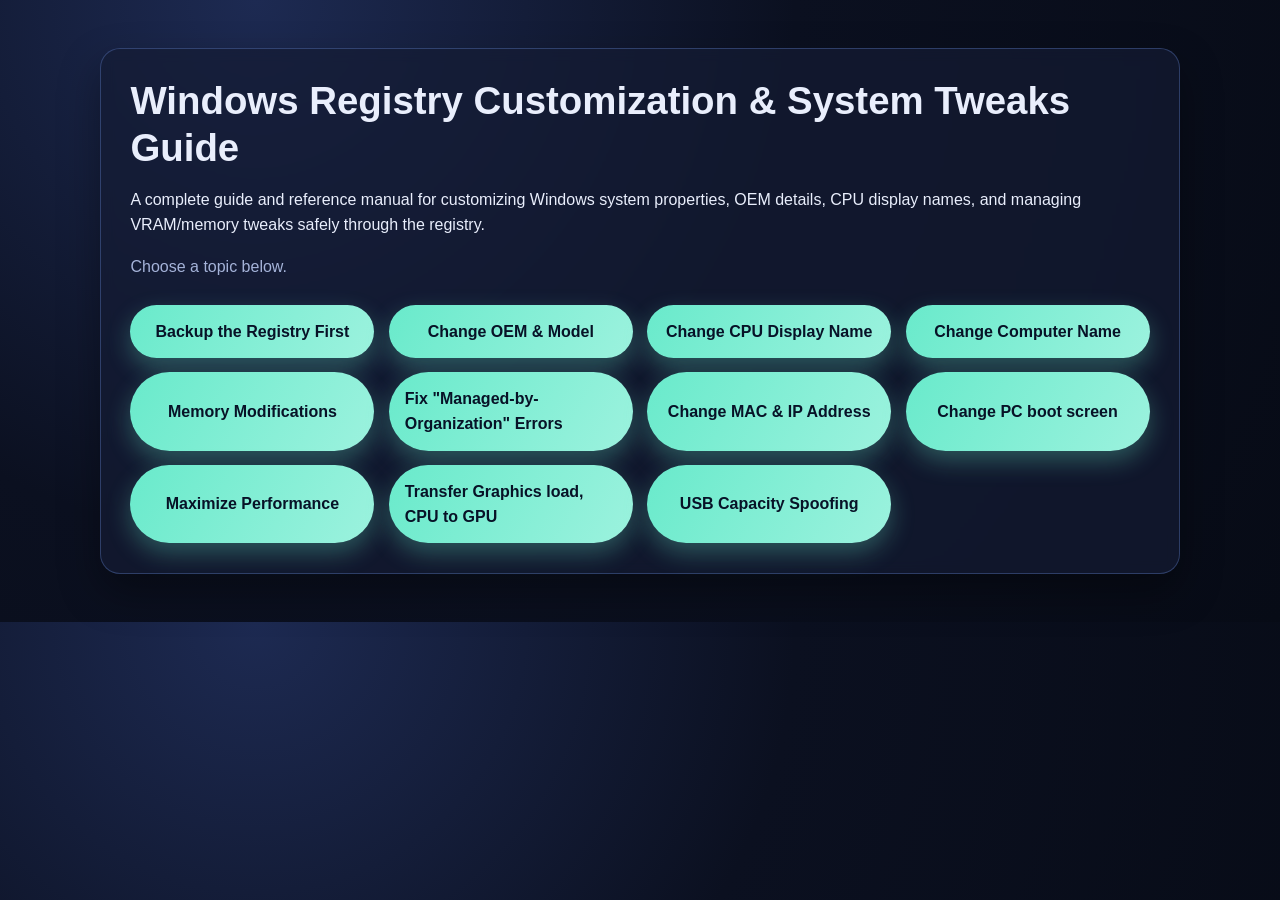
<file: index.html>
<!doctype html>
<html lang="en">
<head>
  <meta charset="UTF-8" />
  <meta name="viewport" content="width=device-width, initial-scale=1.0" />
  <title>Spex Change | Registry Customization Guide</title>
  <link rel="stylesheet" href="./styles.css" />
</head>
<body>
  <main>
    <section class="hero">
      <h1>Windows Registry Customization & System Tweaks Guide</h1>
      <p>
        A complete guide and reference manual for customizing Windows system properties,
        OEM details, CPU display names, and managing VRAM/memory tweaks safely through the registry.
      </p>
      <p class="small">Choose a topic below.</p>

      <nav class="button-grid" aria-label="Topic navigation">
        <a href="./backup-registry/">Backup the Registry First</a>
        <a href="./oem-info/">Change OEM & Model</a>
        <a href="./cpu-display-name/">Change CPU Display Name</a>
        <a href="./computer-name/">Change Computer Name</a>
        <a href="./ram-memory/">Memory Modifications</a>
        <a href="./org-settings-fix/">Fix "Managed-by-Organization" Errors</a>
        <a href="./network-identity/">Change MAC & IP Address</a>
        <a href="./boot-screen/">Change PC boot screen</a>
        <a href="./hardware-performance/">Maximize Performance</a>
        <a href="./CPU-to-dGPU/">Transfer Graphics load, CPU to GPU</a>
        <a href="./spoof-usb/">USB Capacity Spoofing</a>
      </nav>

    </section>
  </main>
</body>
</html>
</file>
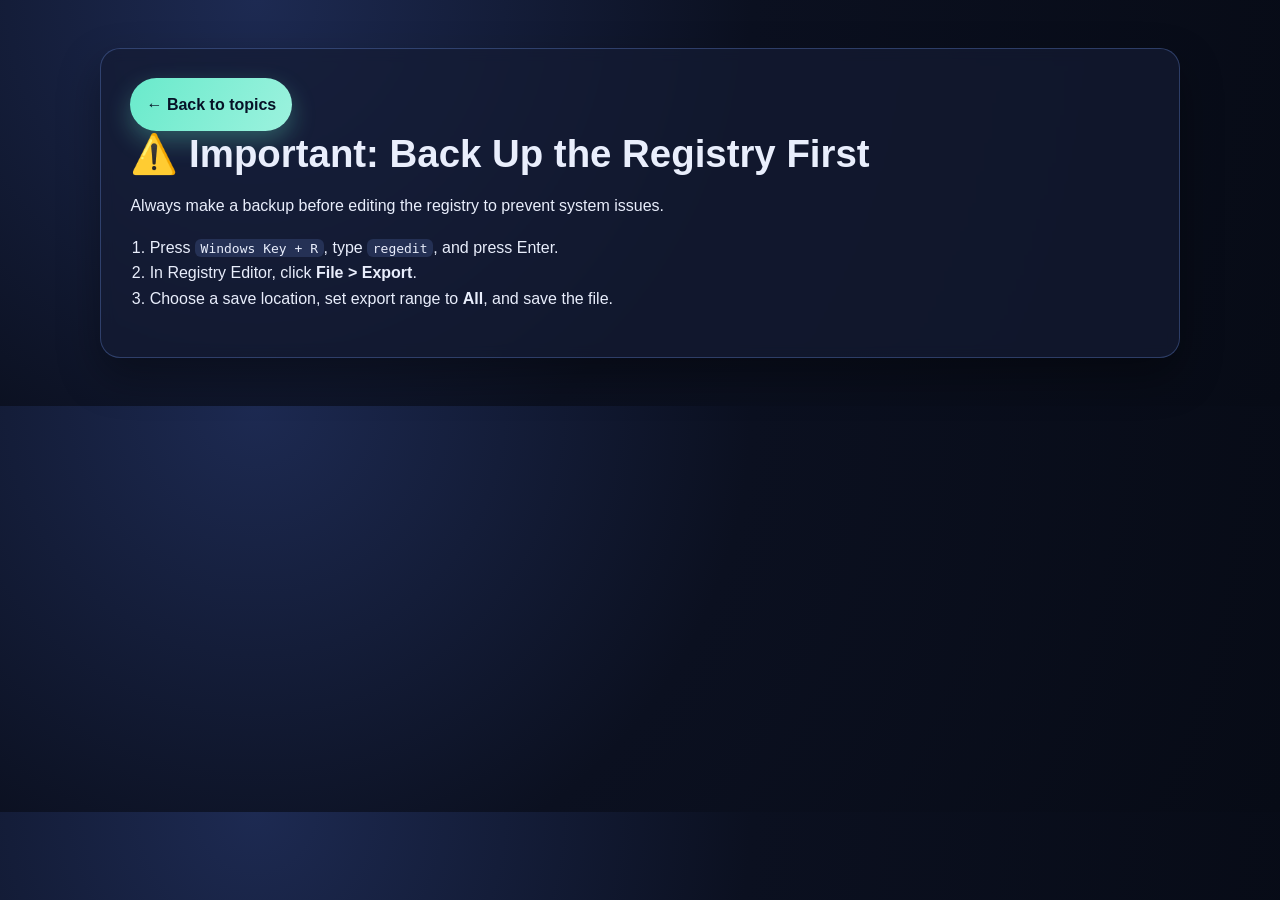
<file: backup-registry/index.html>
<!doctype html>
<html lang="en">
<head>
  <meta charset="UTF-8" />
  <meta name="viewport" content="width=device-width, initial-scale=1.0" />
  <title>Backup Registry First</title>
  <link rel="stylesheet" href="../styles.css" />
</head>
<body>
  <main>
    <section class="content">
      <a class="back" href="../">← Back to topics</a>
      <h1>⚠️ Important: Back Up the Registry First</h1>
      <p>Always make a backup before editing the registry to prevent system issues.</p>
      <ol>
        <li>Press <code>Windows Key + R</code>, type <code>regedit</code>, and press Enter.</li>
        <li>In Registry Editor, click <strong>File &gt; Export</strong>.</li>
        <li>Choose a save location, set export range to <strong>All</strong>, and save the file.</li>
      </ol>
    </section>
  </main>
</body>
</html>
</file>
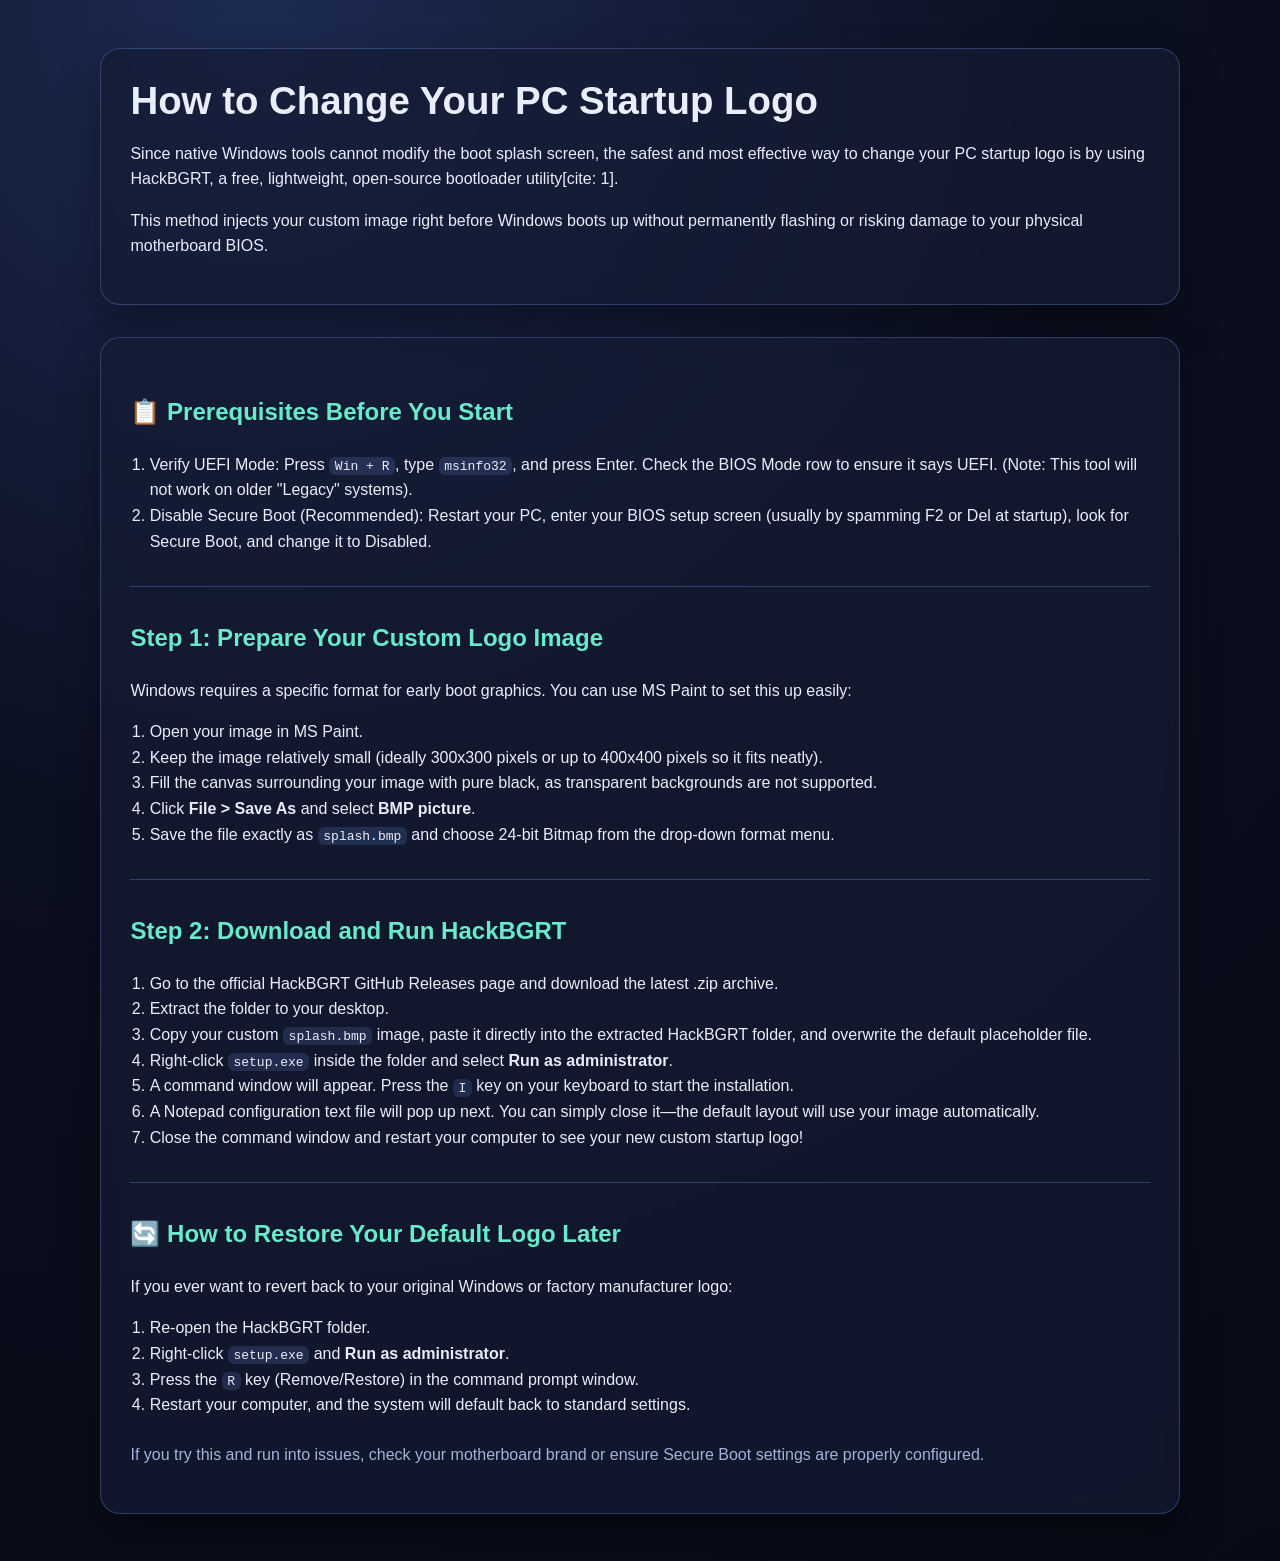
<file: boot-screen/index.html>
<!DOCTYPE html>
<html lang="en">
<head>
  <meta charset="UTF-8">
  <meta name="viewport" content="width=device-width, initial-scale=1.0">
  <title>Change Your PC Startup Logo</title>
  <style>
    :root {
      --bg: #0b1020;
      --bg-soft: #131c35;
      --card: rgba(20, 28, 52, 0.7);
      --text: #e9eefc;
      --muted: #a5b3d9;
      --accent: #69eacb;
      --accent-2: #7aa2ff;
      --border: rgba(122, 162, 255, 0.28);
    }

    * { box-sizing: border-box; }

    body {
      margin: 0;
      font-family: "Inter", "Segoe UI", Roboto, sans-serif;
      background: radial-gradient(circle at 20% 0%, #1d2a52 0%, var(--bg) 45%, #070b16 100%);
      color: var(--text);
      line-height: 1.6;
    }

    main {
      width: min(1080px, 92vw);
      margin: 3rem auto;
    }

    .hero, .content {
      background: var(--card);
      border: 1px solid var(--border);
      border-radius: 20px;
      padding: clamp(1.5rem, 2.3vw, 2.5rem);
      backdrop-filter: blur(7px);
      box-shadow: 0 18px 40px rgba(0, 0, 0, 0.35);
    }

    h1 {
      margin: 0 0 0.8rem;
      line-height: 1.2;
      font-size: clamp(1.8rem, 3vw, 2.6rem);
    }

    h2 {
      margin-top: 1.6rem;
      color: var(--accent);
    }

    h3 {
      color: var(--accent-2);
    }

    p, li { color: var(--text); }
    .small { color: var(--muted); }

    .button-grid {
      margin-top: 1.6rem;
      display: grid;
      grid-template-columns: repeat(auto-fit, minmax(200px, 1fr));
      gap: 0.9rem;
    }

    .button-grid a,
    .back {
      display: inline-flex;
      align-items: center;
      justify-content: center;
      text-decoration: none;
      color: #071227;
      font-weight: 700;
      background: linear-gradient(120deg, var(--accent), #9cf2de);
      padding: 0.85rem 1rem;
      border-radius: 999px;
      transition: transform .2s ease, box-shadow .2s ease;
      box-shadow: 0 10px 24px rgba(105, 234, 203, 0.3);
    }

    .button-grid a:hover,
    .back:hover {
      transform: translateY(-2px);
      box-shadow: 0 14px 26px rgba(105, 234, 203, 0.42);
    }

    code {
      background: rgba(122, 162, 255, 0.16);
      padding: 0.1rem 0.35rem;
      border-radius: 6px;
    }

    pre {
      background: rgba(6, 12, 28, 0.75);
      border: 1px solid rgba(122, 162, 255, 0.25);
      border-radius: 12px;
      padding: 0.8rem;
      overflow-x: auto;
    }

    ul, ol { padding-left: 1.2rem; }
  </style>
</head>
<body>
  <main>
    <section class="hero">
      <h1>How to Change Your PC Startup Logo</h1>
      <p>Since native Windows tools cannot modify the boot splash screen, the safest and most effective way to change your PC startup logo is by using HackBGRT, a free, lightweight, open-source bootloader utility[cite: 1].</p>
      <p>This method injects your custom image right before Windows boots up without permanently flashing or risking damage to your physical motherboard BIOS.</p>
    </section>

    <section class="content" style="margin-top: 2rem;">
      <h2>📋 Prerequisites Before You Start</h2>
      <ol>
        <li>Verify UEFI Mode: Press <code>Win + R</code>, type <code>msinfo32</code>, and press Enter. Check the BIOS Mode row to ensure it says UEFI. (Note: This tool will not work on older "Legacy" systems).</li>
        <li>Disable Secure Boot (Recommended): Restart your PC, enter your BIOS setup screen (usually by spamming F2 or Del at startup), look for Secure Boot, and change it to Disabled.</li>
      </ol>

      <hr style="border: 0; border-top: 1px solid var(--border); margin: 2rem 0;">

      <h2>Step 1: Prepare Your Custom Logo Image</h2>
      <p>Windows requires a specific format for early boot graphics. You can use MS Paint to set this up easily:</p>
      <ol>
        <li>Open your image in MS Paint.</li>
        <li>Keep the image relatively small (ideally 300x300 pixels or up to 400x400 pixels so it fits neatly).</li>
        <li>Fill the canvas surrounding your image with pure black, as transparent backgrounds are not supported.</li>
        <li>Click <strong>File > Save As</strong> and select <strong>BMP picture</strong>.</li>
        <li>Save the file exactly as <code>splash.bmp</code> and choose 24-bit Bitmap from the drop-down format menu.</li>
      </ol>

      <hr style="border: 0; border-top: 1px solid var(--border); margin: 2rem 0;">

      <h2>Step 2: Download and Run HackBGRT</h2>
      <ol>
        <li>Go to the official HackBGRT GitHub Releases page and download the latest .zip archive.</li>
        <li>Extract the folder to your desktop.</li>
        <li>Copy your custom <code>splash.bmp</code> image, paste it directly into the extracted HackBGRT folder, and overwrite the default placeholder file.</li>
        <li>Right-click <code>setup.exe</code> inside the folder and select <strong>Run as administrator</strong>.</li>
        <li>A command window will appear. Press the <code>I</code> key on your keyboard to start the installation.</li>
        <li>A Notepad configuration text file will pop up next. You can simply close it—the default layout will use your image automatically.</li>
        <li>Close the command window and restart your computer to see your new custom startup logo!</li>
      </ol>

      <hr style="border: 0; border-top: 1px solid var(--border); margin: 2rem 0;">

      <h2>🔄 How to Restore Your Default Logo Later</h2>
      <p>If you ever want to revert back to your original Windows or factory manufacturer logo:</p>
      <ol>
        <li>Re-open the HackBGRT folder.</li>
        <li>Right-click <code>setup.exe</code> and <strong>Run as administrator</strong>.</li>
        <li>Press the <code>R</code> key (Remove/Restore) in the command prompt window.</li>
        <li>Restart your computer, and the system will default back to standard settings.</li>
      </ol>

      <p class="small" style="margin-top: 1.5rem;">If you try this and run into issues, check your motherboard brand or ensure Secure Boot settings are properly configured.</p>
    </section>
  </main>
</body>
</html>
</file>
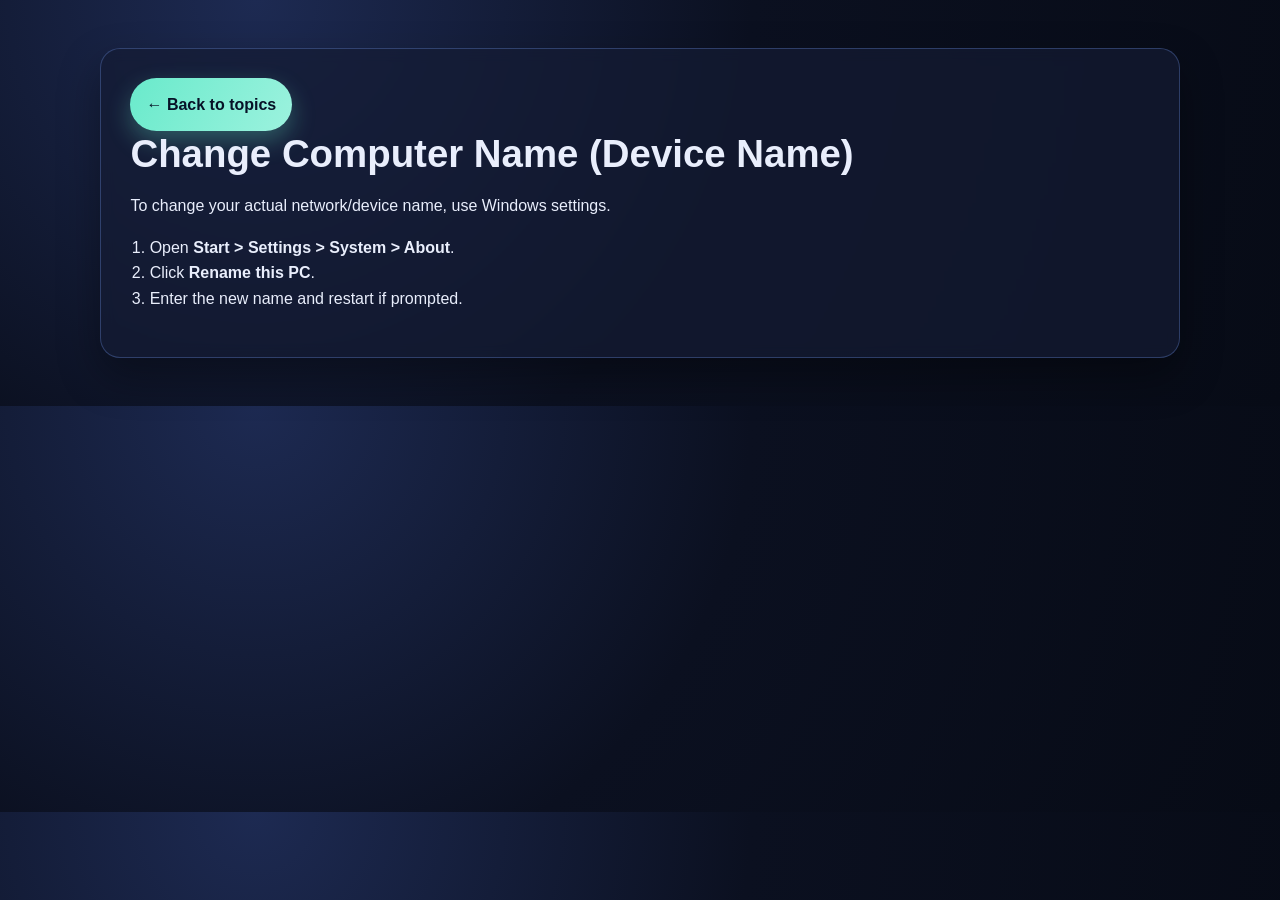
<file: computer-name/index.html>
<!doctype html>
<html lang="en">
<head>
  <meta charset="UTF-8" />
  <meta name="viewport" content="width=device-width, initial-scale=1.0" />
  <title>Change Computer Name</title>
  <link rel="stylesheet" href="../styles.css" />
</head>
<body>
  <main>
    <section class="content">
      <a class="back" href="../">← Back to topics</a>
      <h1>Change Computer Name (Device Name)</h1>
      <p>To change your actual network/device name, use Windows settings.</p>
      <ol>
        <li>Open <strong>Start &gt; Settings &gt; System &gt; About</strong>.</li>
        <li>Click <strong>Rename this PC</strong>.</li>
        <li>Enter the new name and restart if prompted.</li>
      </ol>
    </section>
  </main>
</body>
</html>
</file>
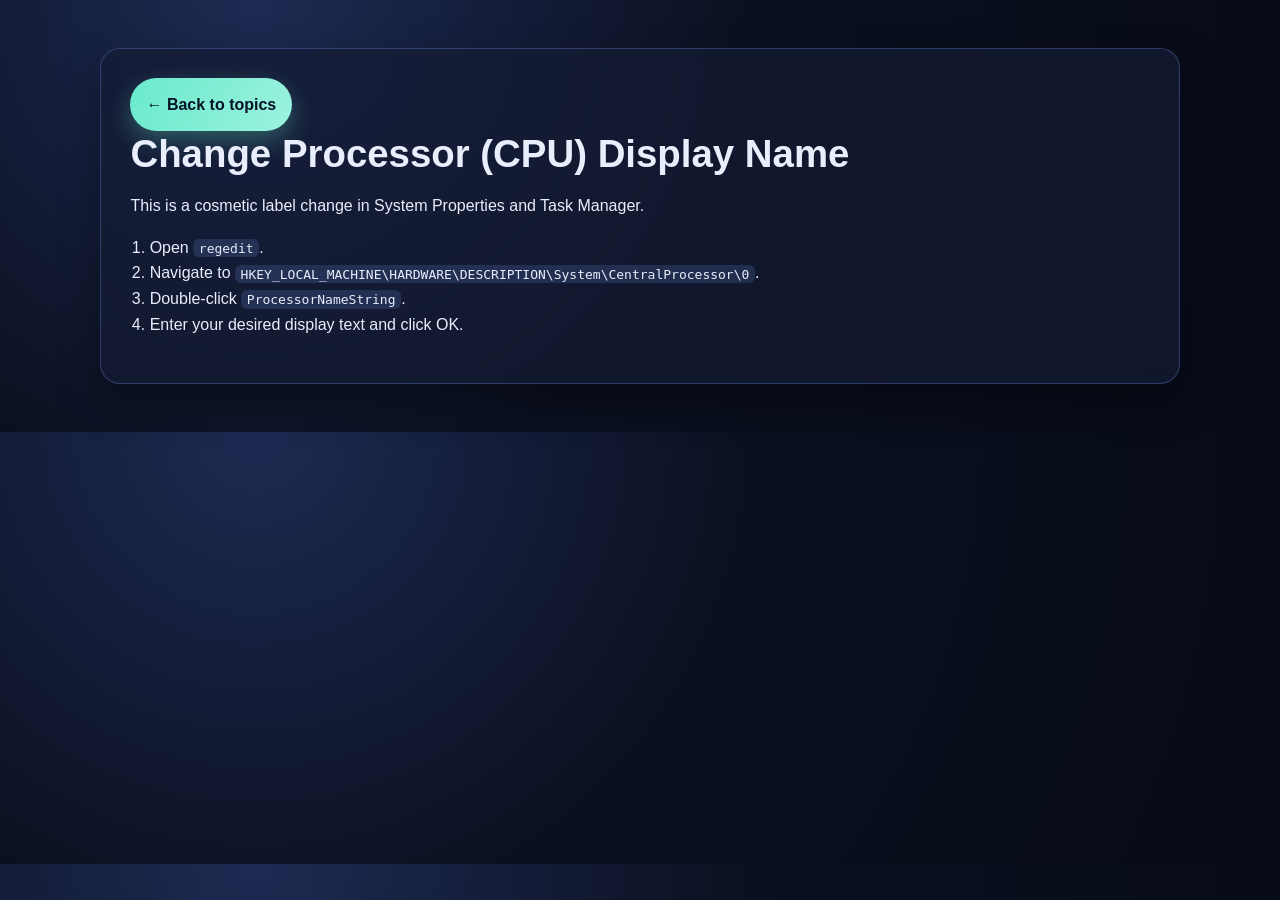
<file: cpu-display-name/index.html>
<!doctype html>
<html lang="en">
<head>
  <meta charset="UTF-8" />
  <meta name="viewport" content="width=device-width, initial-scale=1.0" />
  <title>Change CPU Display Name</title>
  <link rel="stylesheet" href="../styles.css" />
</head>
<body>
  <main>
    <section class="content">
      <a class="back" href="../">← Back to topics</a>
      <h1>Change Processor (CPU) Display Name</h1>
      <p>This is a cosmetic label change in System Properties and Task Manager.</p>
      <ol>
        <li>Open <code>regedit</code>.</li>
        <li>Navigate to <code>HKEY_LOCAL_MACHINE\HARDWARE\DESCRIPTION\System\CentralProcessor\0</code>.</li>
        <li>Double-click <code>ProcessorNameString</code>.</li>
        <li>Enter your desired display text and click OK.</li>
      </ol>
    </section>
  </main>
</body>
</html>
</file>
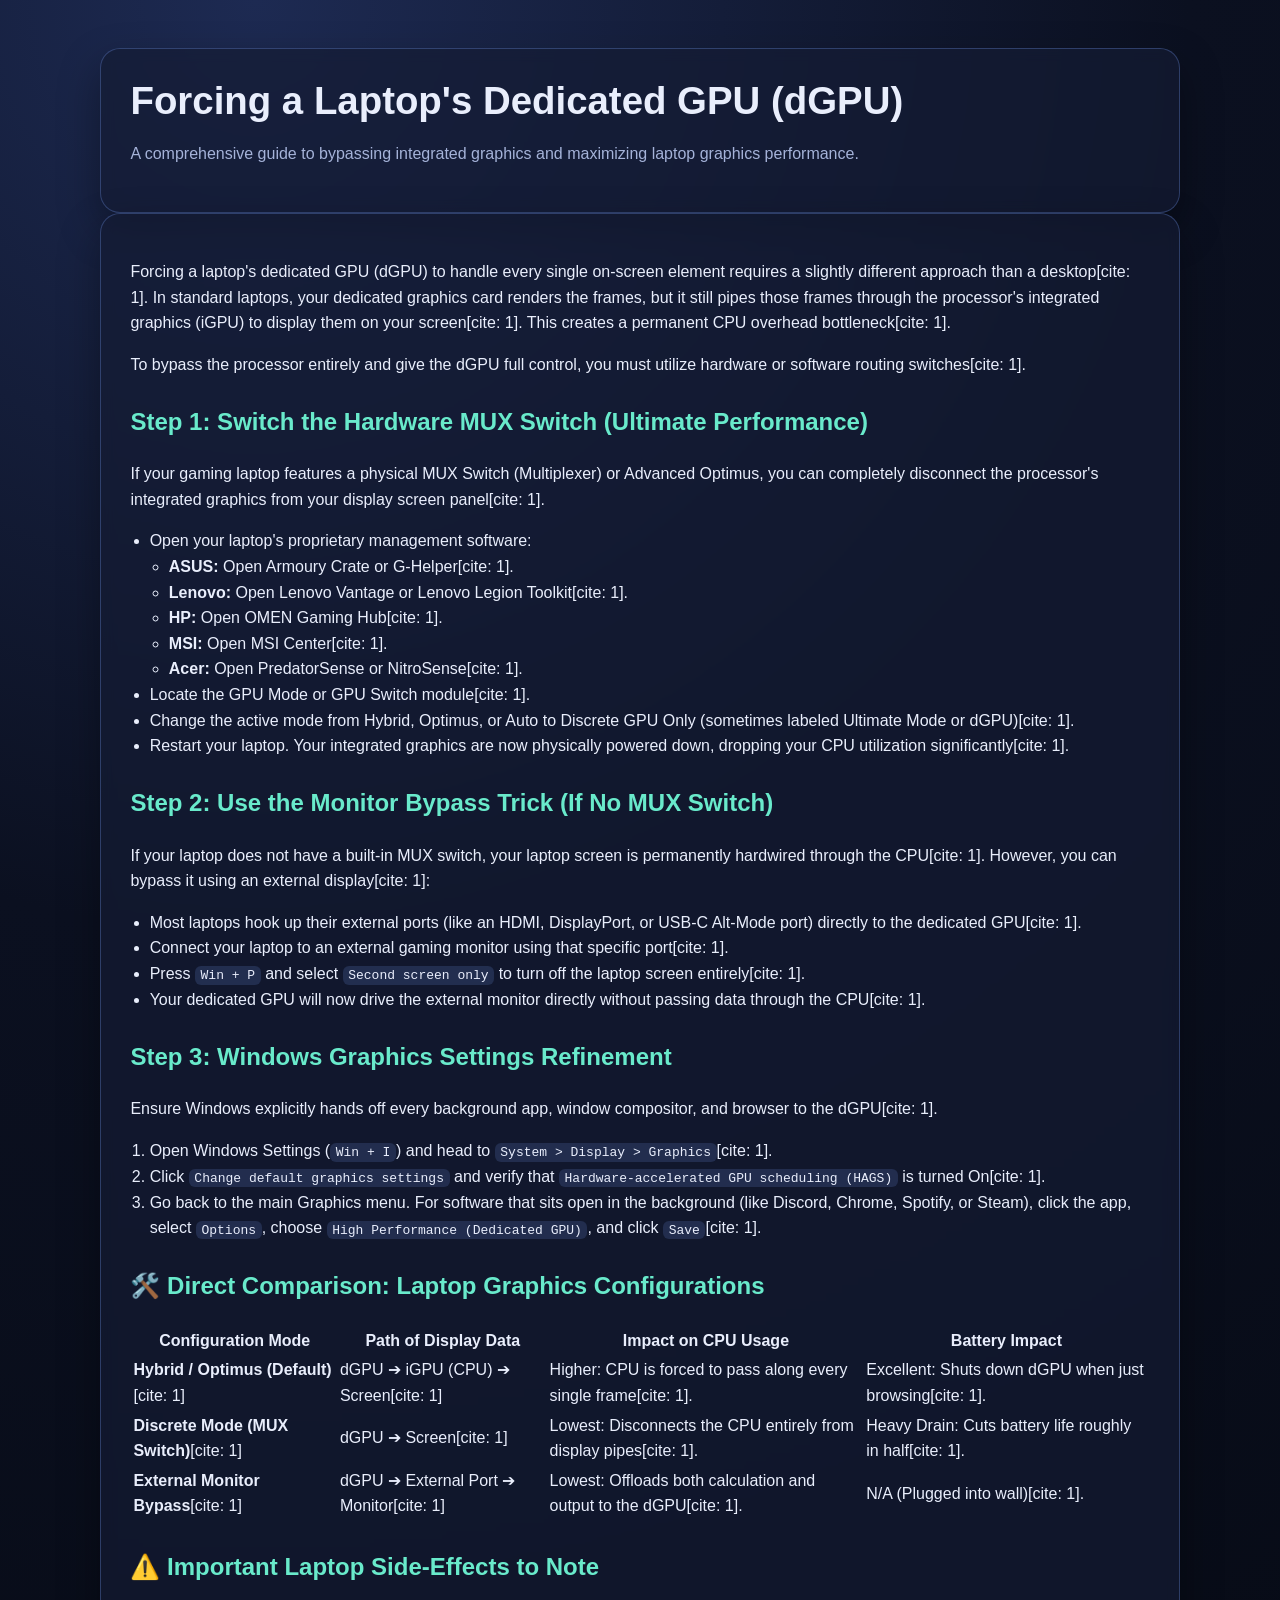
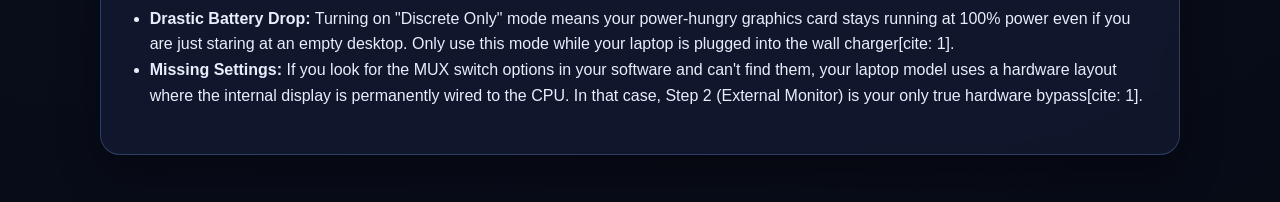
<file: CPU-to-dGPU/index.html>
<!DOCTYPE html>
<html lang="en">
<head>
  <meta charset="UTF-8">
  <meta name="viewport" content="width=device-width, initial-scale=1.0">
  <title>Forcing a Laptop's Dedicated GPU (dGPU)</title>
  <link rel="stylesheet" href="../styles.css">
</head>
<body>
  <main>
    <section class="hero">
      <h1>Forcing a Laptop's Dedicated GPU (dGPU)</h1>
      <p class="small">A comprehensive guide to bypassing integrated graphics and maximizing laptop graphics performance.</p>
    </section>

    <section class="content">
      <p>Forcing a laptop's dedicated GPU (dGPU) to handle every single on-screen element requires a slightly different approach than a desktop[cite: 1]. In standard laptops, your dedicated graphics card renders the frames, but it still pipes those frames through the processor's integrated graphics (iGPU) to display them on your screen[cite: 1]. This creates a permanent CPU overhead bottleneck[cite: 1].</p>
      <p>To bypass the processor entirely and give the dGPU full control, you must utilize hardware or software routing switches[cite: 1].</p>

      <h2>Step 1: Switch the Hardware MUX Switch (Ultimate Performance)</h2>
      <p>If your gaming laptop features a physical MUX Switch (Multiplexer) or Advanced Optimus, you can completely disconnect the processor's integrated graphics from your display screen panel[cite: 1].</p>
      <ul>
        <li>Open your laptop's proprietary management software:
          <ul>
            <li><strong>ASUS:</strong> Open Armoury Crate or G-Helper[cite: 1].</li>
            <li><strong>Lenovo:</strong> Open Lenovo Vantage or Lenovo Legion Toolkit[cite: 1].</li>
            <li><strong>HP:</strong> Open OMEN Gaming Hub[cite: 1].</li>
            <li><strong>MSI:</strong> Open MSI Center[cite: 1].</li>
            <li><strong>Acer:</strong> Open PredatorSense or NitroSense[cite: 1].</li>
          </ul>
        </li>
        <li>Locate the GPU Mode or GPU Switch module[cite: 1].</li>
        <li>Change the active mode from Hybrid, Optimus, or Auto to Discrete GPU Only (sometimes labeled Ultimate Mode or dGPU)[cite: 1].</li>
        <li>Restart your laptop. Your integrated graphics are now physically powered down, dropping your CPU utilization significantly[cite: 1].</li>
      </ul>

      <h2>Step 2: Use the Monitor Bypass Trick (If No MUX Switch)</h2>
      <p>If your laptop does not have a built-in MUX switch, your laptop screen is permanently hardwired through the CPU[cite: 1]. However, you can bypass it using an external display[cite: 1]:</p>
      <ul>
        <li>Most laptops hook up their external ports (like an HDMI, DisplayPort, or USB-C Alt-Mode port) directly to the dedicated GPU[cite: 1].</li>
        <li>Connect your laptop to an external gaming monitor using that specific port[cite: 1].</li>
        <li>Press <code>Win + P</code> and select <code>Second screen only</code> to turn off the laptop screen entirely[cite: 1].</li>
        <li>Your dedicated GPU will now drive the external monitor directly without passing data through the CPU[cite: 1].</li>
      </ul>

      <h2>Step 3: Windows Graphics Settings Refinement</h2>
      <p>Ensure Windows explicitly hands off every background app, window compositor, and browser to the dGPU[cite: 1].</p>
      <ol>
        <li>Open Windows Settings (<code>Win + I</code>) and head to <code>System > Display > Graphics</code>[cite: 1].</li>
        <li>Click <code>Change default graphics settings</code> and verify that <code>Hardware-accelerated GPU scheduling (HAGS)</code> is turned On[cite: 1].</li>
        <li>Go back to the main Graphics menu. For software that sits open in the background (like Discord, Chrome, Spotify, or Steam), click the app, select <code>Options</code>, choose <code>High Performance (Dedicated GPU)</code>, and click <code>Save</code>[cite: 1].</li>
      </ol>

      <h2>🛠️ Direct Comparison: Laptop Graphics Configurations</h2>
      <table>
        <thead>
          <tr>
            <th>Configuration Mode</th>
            <th>Path of Display Data</th>
            <th>Impact on CPU Usage</th>
            <th>Battery Impact</th>
          </tr>
        </thead>
        <tbody>
          <tr>
            <td><strong>Hybrid / Optimus (Default)</strong>[cite: 1]</td>
            <td>dGPU ➔ iGPU (CPU) ➔ Screen[cite: 1]</td>
            <td>Higher: CPU is forced to pass along every single frame[cite: 1].</td>
            <td>Excellent: Shuts down dGPU when just browsing[cite: 1].</td>
          </tr>
          <tr>
            <td><strong>Discrete Mode (MUX Switch)</strong>[cite: 1]</td>
            <td>dGPU ➔ Screen[cite: 1]</td>
            <td>Lowest: Disconnects the CPU entirely from display pipes[cite: 1].</td>
            <td>Heavy Drain: Cuts battery life roughly in half[cite: 1].</td>
          </tr>
          <tr>
            <td><strong>External Monitor Bypass</strong>[cite: 1]</td>
            <td>dGPU ➔ External Port ➔ Monitor[cite: 1]</td>
            <td>Lowest: Offloads both calculation and output to the dGPU[cite: 1].</td>
            <td>N/A (Plugged into wall)[cite: 1].</td>
          </tr>
        </tbody>
      </table>

      <h2>⚠️ Important Laptop Side-Effects to Note</h2>
      <ul>
        <li><strong>Drastic Battery Drop:</strong> Turning on "Discrete Only" mode means your power-hungry graphics card stays running at 100% power even if you are just staring at an empty desktop. Only use this mode while your laptop is plugged into the wall charger[cite: 1].</li>
        <li><strong>Missing Settings:</strong> If you look for the MUX switch options in your software and can't find them, your laptop model uses a hardware layout where the internal display is permanently wired to the CPU. In that case, Step 2 (External Monitor) is your only true hardware bypass[cite: 1].</li>
      </ul>
    </section>
  </main>
</body>
</html>
</file>
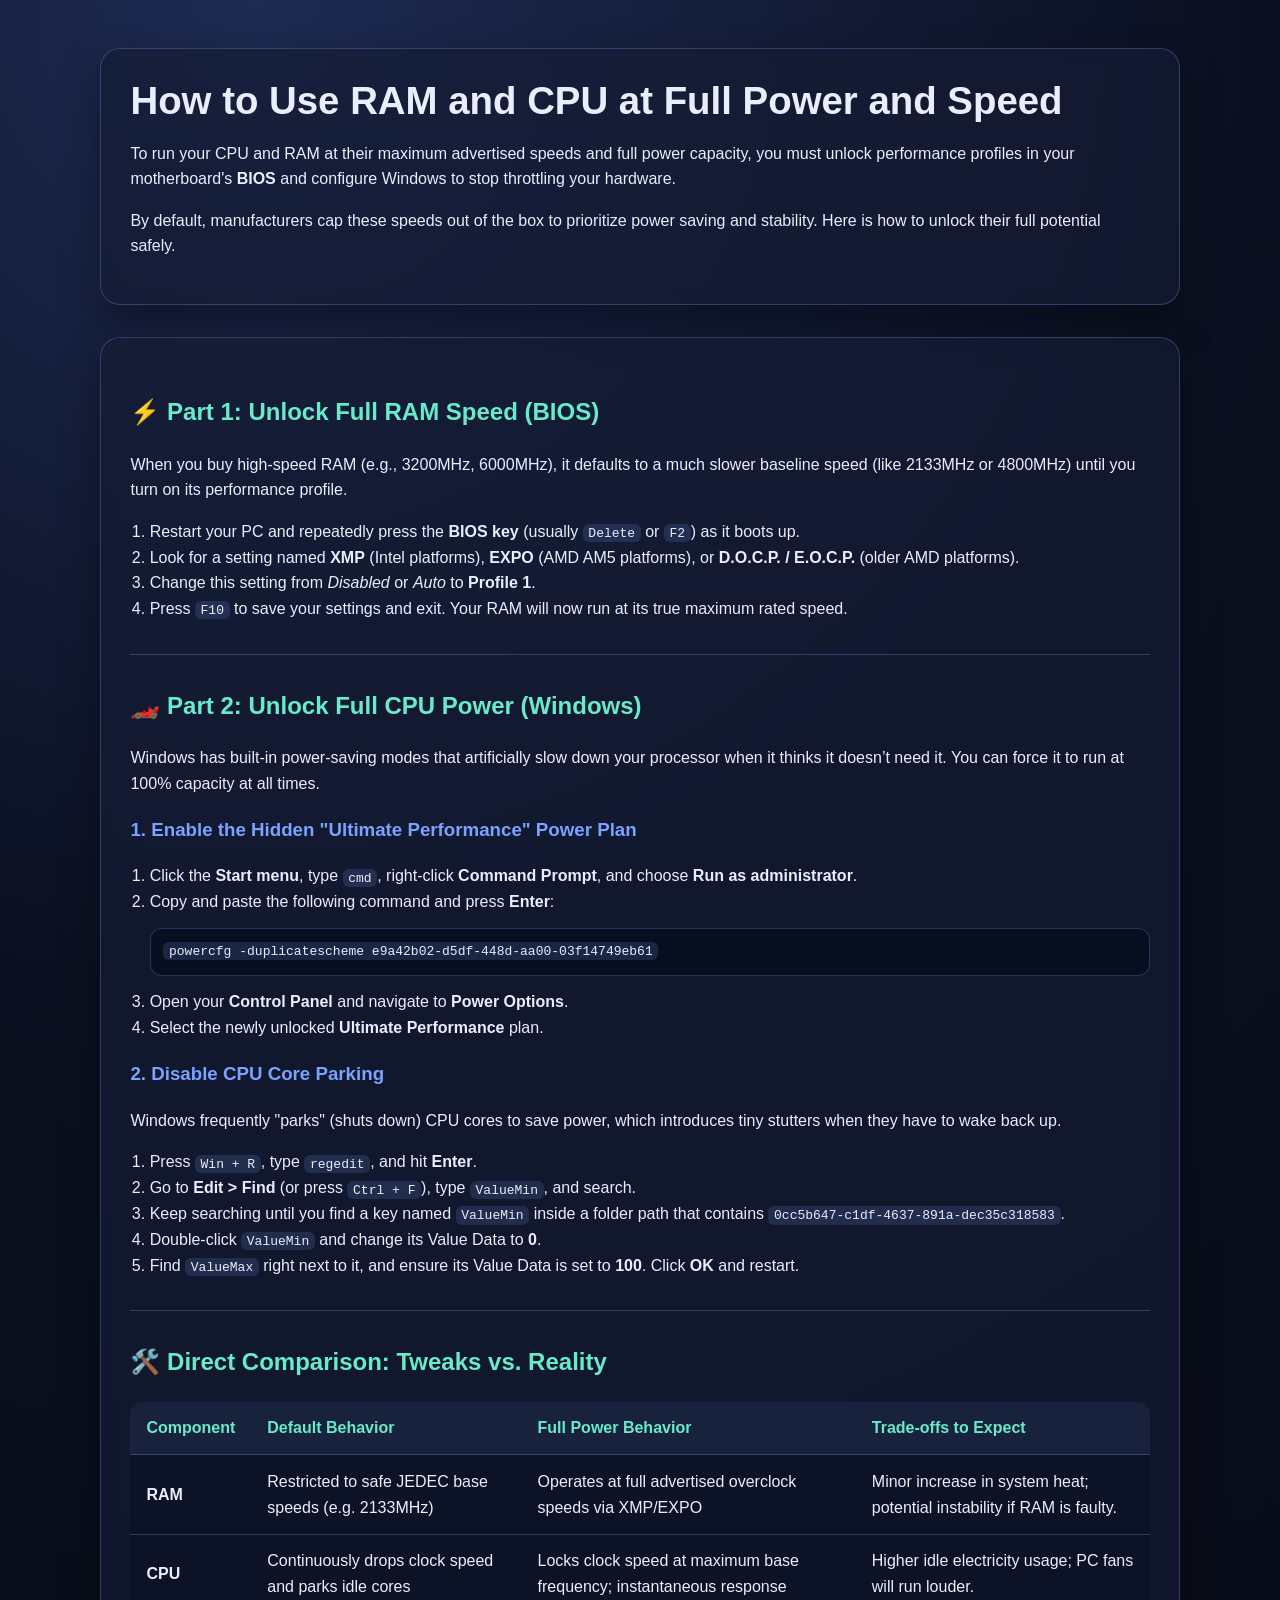
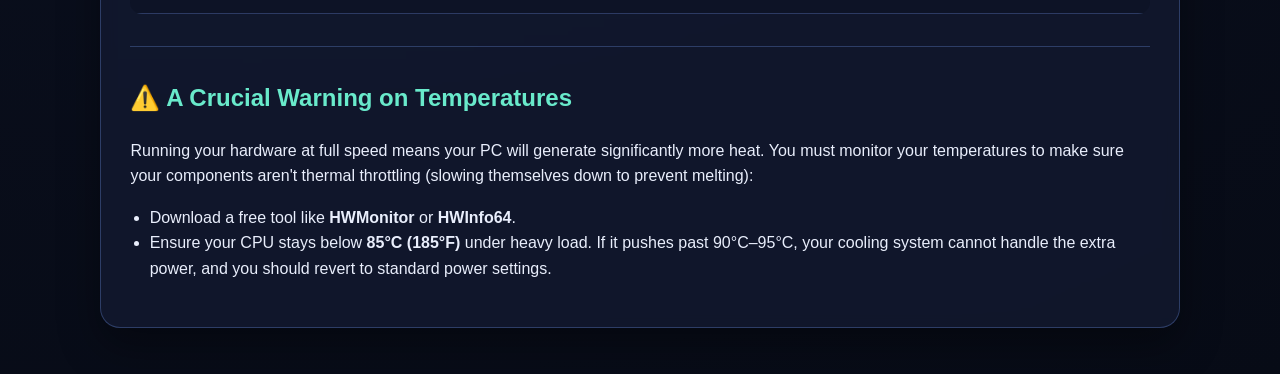
<file: hardware-performance/index.html>
<!DOCTYPE html>
<html lang="en">
<head>
  <meta charset="UTF-8">
  <meta name="viewport" content="width=device-width, initial-scale=1.0">
  <title>Unlock RAM and CPU Full Power</title>
  <style>
    :root {
      --bg: #0b1020;
      --bg-soft: #131c35;
      --card: rgba(20, 28, 52, 0.7);
      --text: #e9eefc;
      --muted: #a5b3d9;
      --accent: #69eacb;
      --accent-2: #7aa2ff;
      --border: rgba(122, 162, 255, 0.28);
    }

    * { box-sizing: border-box; }

    body {
      margin: 0;
      font-family: "Inter", "Segoe UI", Roboto, sans-serif;
      background: radial-gradient(circle at 20% 0%, #1d2a52 0%, var(--bg) 45%, #070b16 100%);
      color: var(--text);
      line-height: 1.6;
    }

    main {
      width: min(1080px, 92vw);
      margin: 3rem auto;
    }

    .hero, .content {
      background: var(--card);
      border: 1px solid var(--border);
      border-radius: 20px;
      padding: clamp(1.5rem, 2.3vw, 2.5rem);
      backdrop-filter: blur(7px);
      box-shadow: 0 18px 40px rgba(0, 0, 0, 0.35);
    }

    h1 {
      margin: 0 0 0.8rem;
      line-height: 1.2;
      font-size: clamp(1.8rem, 3vw, 2.6rem);
    }

    h2 {
      margin-top: 1.6rem;
      color: var(--accent);
    }

    h3 {
      color: var(--accent-2);
    }

    p, li { color: var(--text); }
    .small { color: var(--muted); }

    code {
      background: rgba(122, 162, 255, 0.16);
      padding: 0.1rem 0.35rem;
      border-radius: 6px;
    }

    pre {
      background: rgba(6, 12, 28, 0.75);
      border: 1px solid rgba(122, 162, 255, 0.25);
      border-radius: 12px;
      padding: 0.8rem;
      overflow-x: auto;
    }

    table {
      width: 100%;
      border-collapse: collapse;
      margin-top: 1rem;
      background: rgba(11, 16, 32, 0.4);
      border-radius: 12px;
      overflow: hidden;
    }

    th, td {
      padding: 0.85rem 1rem;
      text-align: left;
      border-bottom: 1px solid var(--border);
    }

    th {
      background: rgba(122, 162, 255, 0.1);
      color: var(--accent);
    }

    ul, ol { padding-left: 1.2rem; }
  </style>
</head>
<body>
  <main>
    <section class="hero">
      <h1>How to Use RAM and CPU at Full Power and Speed</h1>
      <p>To run your CPU and RAM at their maximum advertised speeds and full power capacity, you must unlock performance profiles in your motherboard's <strong>BIOS</strong> and configure Windows to stop throttling your hardware.</p>
      <p>By default, manufacturers cap these speeds out of the box to prioritize power saving and stability. Here is how to unlock their full potential safely.</p>
    </section>

    <section class="content" style="margin-top: 2rem;">
      <h2>⚡ Part 1: Unlock Full RAM Speed (BIOS)</h2>
      <p>When you buy high-speed RAM (e.g., 3200MHz, 6000MHz), it defaults to a much slower baseline speed (like 2133MHz or 4800MHz) until you turn on its performance profile.</p>
      <ol>
        <li>Restart your PC and repeatedly press the <strong>BIOS key</strong> (usually <code>Delete</code> or <code>F2</code>) as it boots up.</li>
        <li>Look for a setting named <strong>XMP</strong> (Intel platforms), <strong>EXPO</strong> (AMD AM5 platforms), or <strong>D.O.C.P. / E.O.C.P.</strong> (older AMD platforms).</li>
        <li>Change this setting from <em>Disabled</em> or <em>Auto</em> to <strong>Profile 1</strong>.</li>
        <li>Press <code>F10</code> to save your settings and exit. Your RAM will now run at its true maximum rated speed.</li>
      </ol>

      <hr style="border: 0; border-top: 1px solid var(--border); margin: 2rem 0;">

      <h2>🏎️ Part 2: Unlock Full CPU Power (Windows)</h2>
      <p>Windows has built-in power-saving modes that artificially slow down your processor when it thinks it doesn’t need it. You can force it to run at 100% capacity at all times.</p>
      
      <h3>1. Enable the Hidden "Ultimate Performance" Power Plan</h3>
      <ol>
        <li>Click the <strong>Start menu</strong>, type <code>cmd</code>, right-click <strong>Command Prompt</strong>, and choose <strong>Run as administrator</strong>.</li>
        <li>Copy and paste the following command and press <strong>Enter</strong>:
          <pre><code>powercfg -duplicatescheme e9a42b02-d5df-448d-aa00-03f14749eb61</code></pre>
        </li>
        <li>Open your <strong>Control Panel</strong> and navigate to <strong>Power Options</strong>.</li>
        <li>Select the newly unlocked <strong>Ultimate Performance</strong> plan.</li>
      </ol>

      <h3>2. Disable CPU Core Parking</h3>
      <p>Windows frequently "parks" (shuts down) CPU cores to save power, which introduces tiny stutters when they have to wake back up.</p>
      <ol>
        <li>Press <code>Win + R</code>, type <code>regedit</code>, and hit <strong>Enter</strong>.</li>
        <li>Go to <strong>Edit > Find</strong> (or press <code>Ctrl + F</code>), type <code>ValueMin</code>, and search.</li>
        <li>Keep searching until you find a key named <code>ValueMin</code> inside a folder path that contains <code>0cc5b647-c1df-4637-891a-dec35c318583</code>.</li>
        <li>Double-click <code>ValueMin</code> and change its Value Data to <strong>0</strong>.</li>
        <li>Find <code>ValueMax</code> right next to it, and ensure its Value Data is set to <strong>100</strong>. Click <strong>OK</strong> and restart.</li>
      </ol>

      <hr style="border: 0; border-top: 1px solid var(--border); margin: 2rem 0;">

      <h2>🛠️ Direct Comparison: Tweaks vs. Reality</h2>
      <table>
        <thead>
          <tr>
            <th>Component</th>
            <th>Default Behavior</th>
            <th>Full Power Behavior</th>
            <th>Trade-offs to Expect</th>
          </tr>
        </thead>
        <tbody>
          <tr>
            <td><strong>RAM</strong></td>
            <td>Restricted to safe JEDEC base speeds (e.g. 2133MHz)</td>
            <td>Operates at full advertised overclock speeds via XMP/EXPO</td>
            <td>Minor increase in system heat; potential instability if RAM is faulty.</td>
          </tr>
          <tr>
            <td><strong>CPU</strong></td>
            <td>Continuously drops clock speed and parks idle cores</td>
            <td>Locks clock speed at maximum base frequency; instantaneous response</td>
            <td>Higher idle electricity usage; PC fans will run louder.</td>
          </tr>
        </tbody>
      </table>

      <hr style="border: 0; border-top: 1px solid var(--border); margin: 2rem 0;">

      <h2>⚠️ A Crucial Warning on Temperatures</h2>
      <p>Running your hardware at full speed means your PC will generate significantly more heat. You must monitor your temperatures to make sure your components aren't thermal throttling (slowing themselves down to prevent melting):</p>
      <ul>
        <li>Download a free tool like <strong>HWMonitor</strong> or <strong>HWInfo64</strong>.</li>
        <li>Ensure your CPU stays below <strong>85°C (185°F)</strong> under heavy load. If it pushes past 90°C–95°C, your cooling system cannot handle the extra power, and you should revert to standard power settings.</li>
      </ul>
    </section>
  </main>
</body>
</html>
</file>
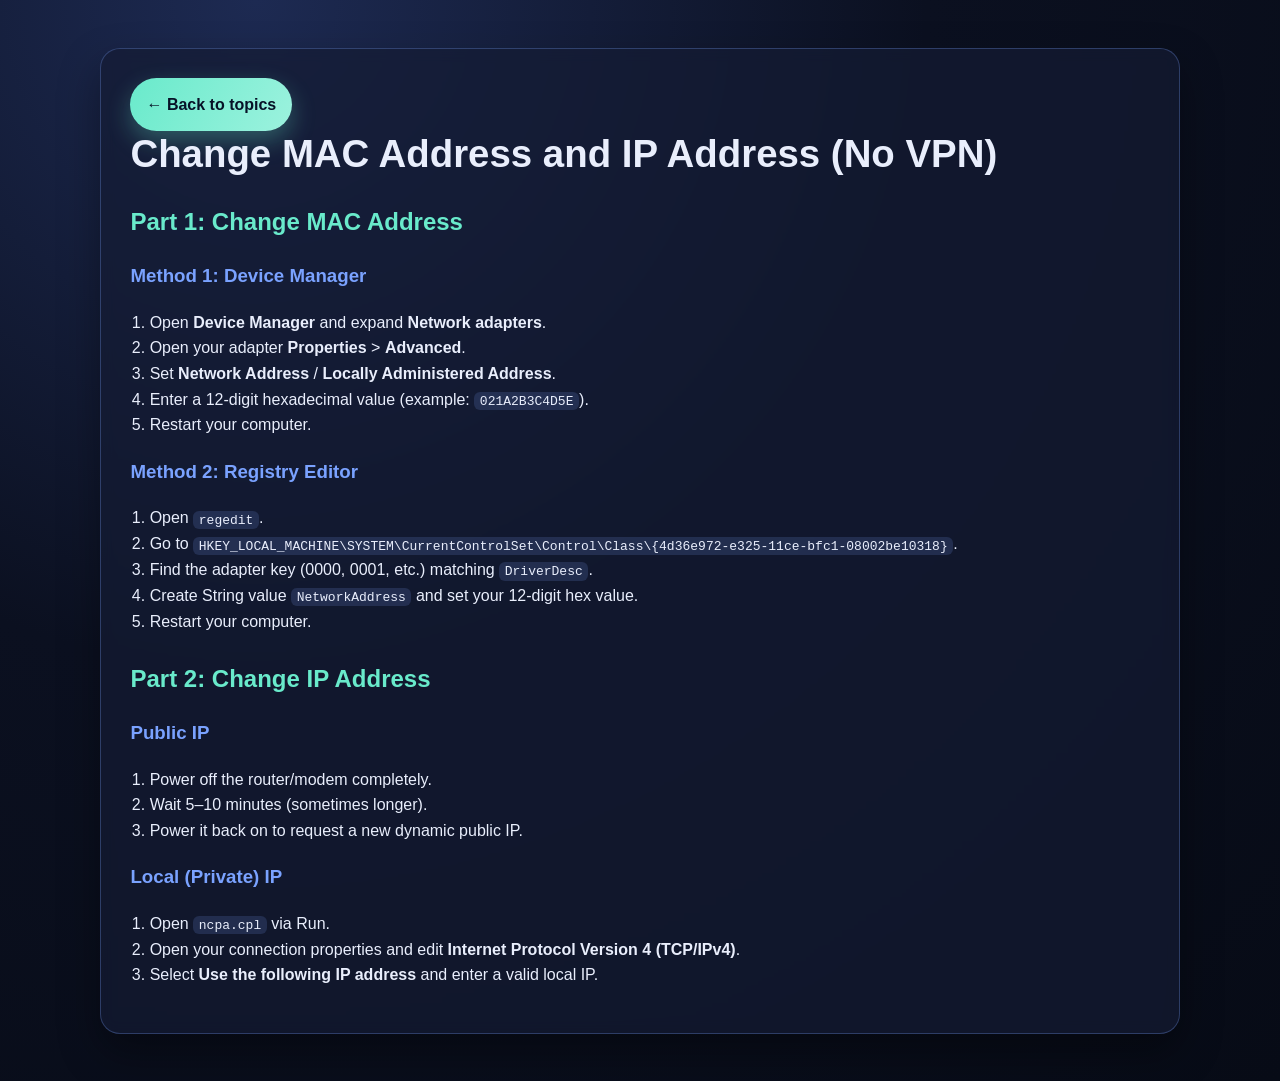
<file: network-identity/index.html>
<!doctype html>
<html lang="en">
<head>
  <meta charset="UTF-8" />
  <meta name="viewport" content="width=device-width, initial-scale=1.0" />
  <title>Change MAC and IP Address</title>
  <link rel="stylesheet" href="../styles.css" />
</head>
<body>
  <main>
    <section class="content">
      <a class="back" href="../">← Back to topics</a>
      <h1>Change MAC Address and IP Address (No VPN)</h1>

      <h2>Part 1: Change MAC Address</h2>
      <h3>Method 1: Device Manager</h3>
      <ol>
        <li>Open <strong>Device Manager</strong> and expand <strong>Network adapters</strong>.</li>
        <li>Open your adapter <strong>Properties</strong> &gt; <strong>Advanced</strong>.</li>
        <li>Set <strong>Network Address</strong> / <strong>Locally Administered Address</strong>.</li>
        <li>Enter a 12-digit hexadecimal value (example: <code>021A2B3C4D5E</code>).</li>
        <li>Restart your computer.</li>
      </ol>

      <h3>Method 2: Registry Editor</h3>
      <ol>
        <li>Open <code>regedit</code>.</li>
        <li>Go to <code>HKEY_LOCAL_MACHINE\SYSTEM\CurrentControlSet\Control\Class\{4d36e972-e325-11ce-bfc1-08002be10318}</code>.</li>
        <li>Find the adapter key (0000, 0001, etc.) matching <code>DriverDesc</code>.</li>
        <li>Create String value <code>NetworkAddress</code> and set your 12-digit hex value.</li>
        <li>Restart your computer.</li>
      </ol>

      <h2>Part 2: Change IP Address</h2>
      <h3>Public IP</h3>
      <ol>
        <li>Power off the router/modem completely.</li>
        <li>Wait 5–10 minutes (sometimes longer).</li>
        <li>Power it back on to request a new dynamic public IP.</li>
      </ol>

      <h3>Local (Private) IP</h3>
      <ol>
        <li>Open <code>ncpa.cpl</code> via Run.</li>
        <li>Open your connection properties and edit <strong>Internet Protocol Version 4 (TCP/IPv4)</strong>.</li>
        <li>Select <strong>Use the following IP address</strong> and enter a valid local IP.</li>
      </ol>
    </section>
  </main>
</body>
</html>
</file>
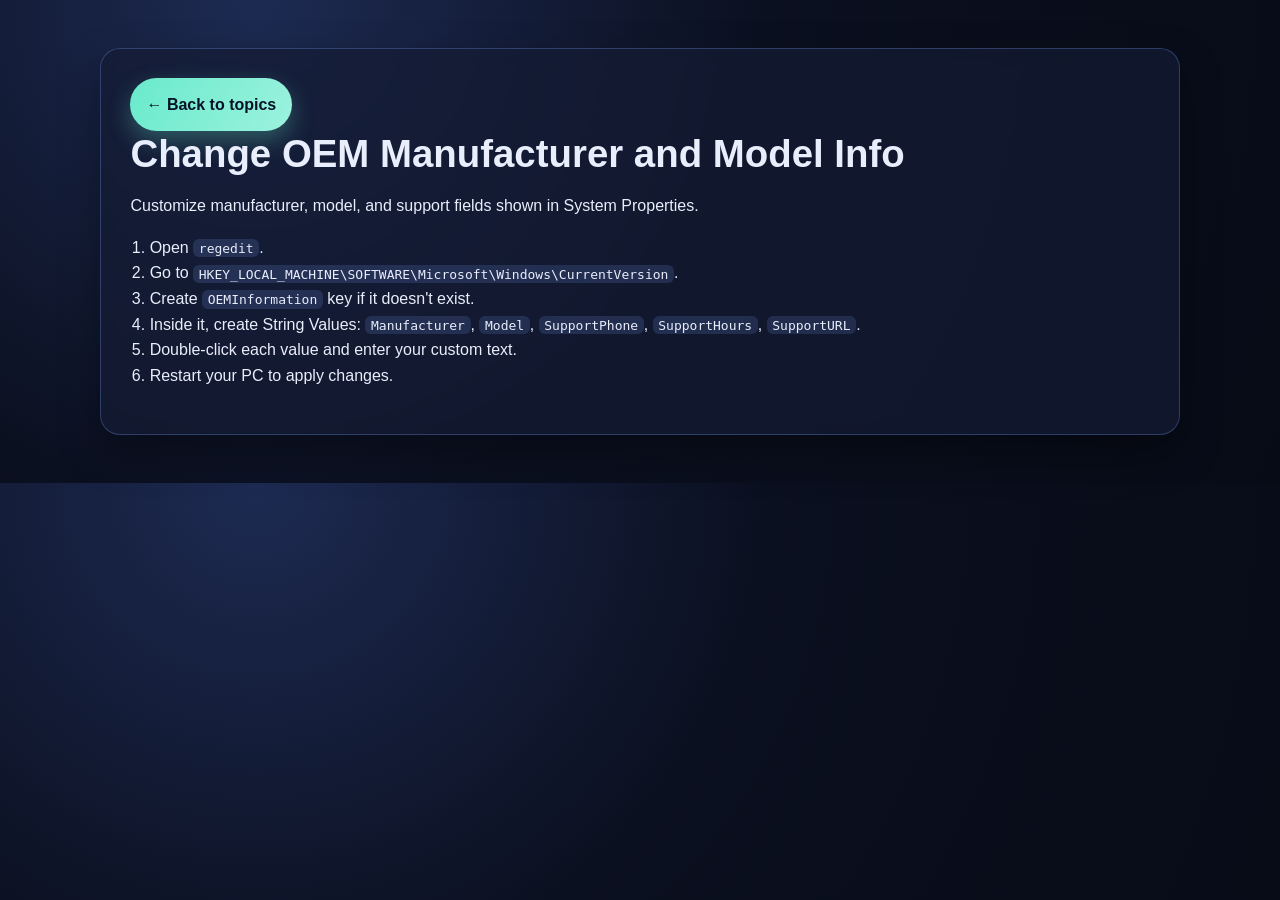
<file: oem-info/index.html>
<!doctype html>
<html lang="en">
<head>
  <meta charset="UTF-8" />
  <meta name="viewport" content="width=device-width, initial-scale=1.0" />
  <title>Change OEM Info</title>
  <link rel="stylesheet" href="../styles.css" />
</head>
<body>
  <main>
    <section class="content">
      <a class="back" href="../">← Back to topics</a>
      <h1>Change OEM Manufacturer and Model Info</h1>
      <p>Customize manufacturer, model, and support fields shown in System Properties.</p>
      <ol>
        <li>Open <code>regedit</code>.</li>
        <li>Go to <code>HKEY_LOCAL_MACHINE\SOFTWARE\Microsoft\Windows\CurrentVersion</code>.</li>
        <li>Create <code>OEMInformation</code> key if it doesn't exist.</li>
        <li>Inside it, create String Values: <code>Manufacturer</code>, <code>Model</code>, <code>SupportPhone</code>, <code>SupportHours</code>, <code>SupportURL</code>.</li>
        <li>Double-click each value and enter your custom text.</li>
        <li>Restart your PC to apply changes.</li>
      </ol>
    </section>
  </main>
</body>
</html>
</file>
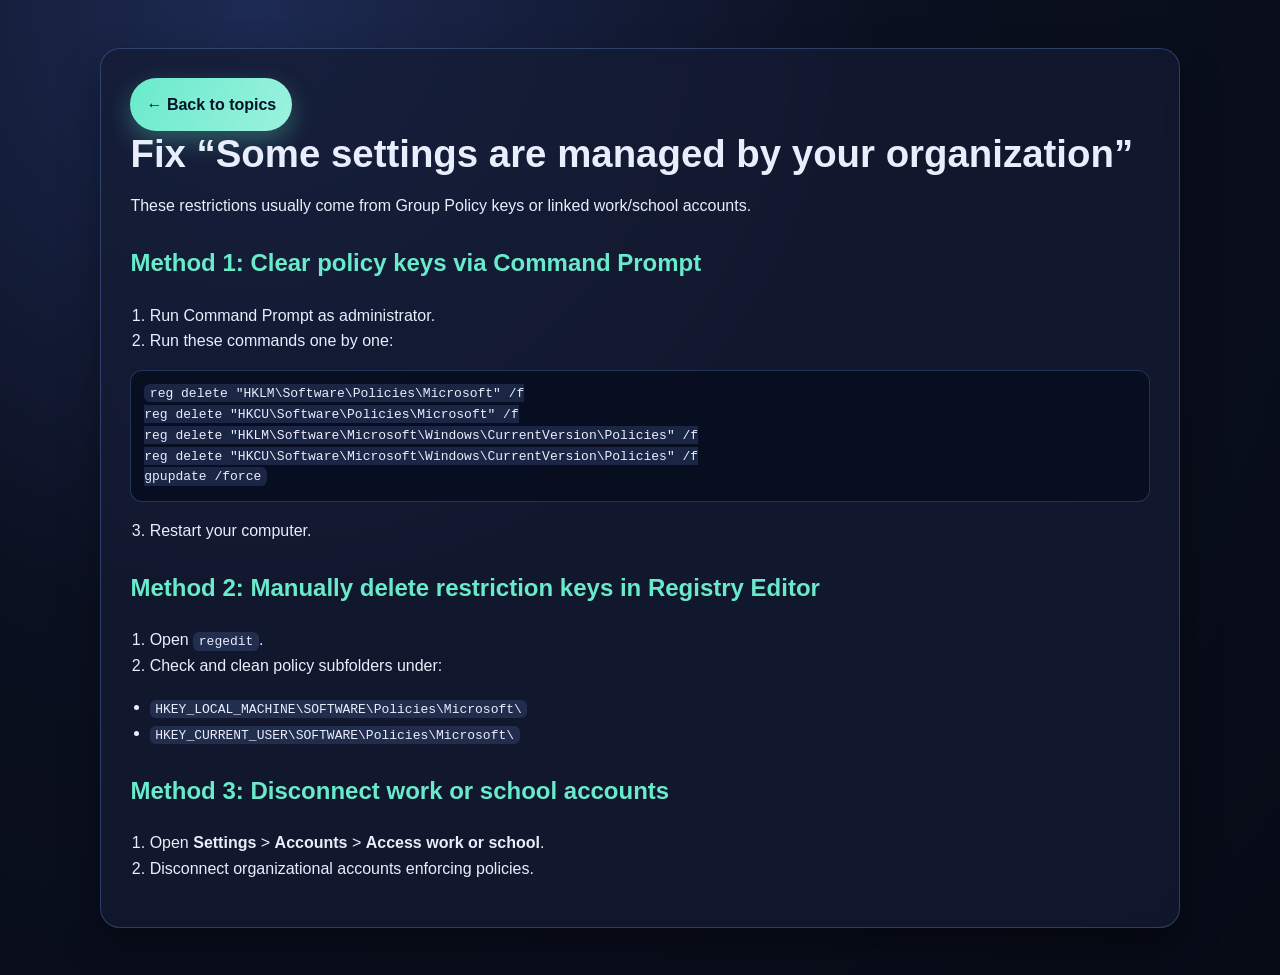
<file: org-settings-fix/index.html>
<!doctype html>
<html lang="en">
<head>
  <meta charset="UTF-8" />
  <meta name="viewport" content="width=device-width, initial-scale=1.0" />
  <title>Fix Managed-by-Organization Errors</title>
  <link rel="stylesheet" href="../styles.css" />
</head>
<body>
  <main>
    <section class="content">
      <a class="back" href="../">← Back to topics</a>
      <h1>Fix “Some settings are managed by your organization”</h1>
      <p>These restrictions usually come from Group Policy keys or linked work/school accounts.</p>

      <h2>Method 1: Clear policy keys via Command Prompt</h2>
      <ol>
        <li>Run Command Prompt as administrator.</li>
        <li>Run these commands one by one:</li>
      </ol>
<pre><code>reg delete "HKLM\Software\Policies\Microsoft" /f
reg delete "HKCU\Software\Policies\Microsoft" /f
reg delete "HKLM\Software\Microsoft\Windows\CurrentVersion\Policies" /f
reg delete "HKCU\Software\Microsoft\Windows\CurrentVersion\Policies" /f
gpupdate /force</code></pre>
      <ol start="3">
        <li>Restart your computer.</li>
      </ol>

      <h2>Method 2: Manually delete restriction keys in Registry Editor</h2>
      <ol>
        <li>Open <code>regedit</code>.</li>
        <li>Check and clean policy subfolders under:</li>
      </ol>
      <ul>
        <li><code>HKEY_LOCAL_MACHINE\SOFTWARE\Policies\Microsoft\</code></li>
        <li><code>HKEY_CURRENT_USER\SOFTWARE\Policies\Microsoft\</code></li>
      </ul>

      <h2>Method 3: Disconnect work or school accounts</h2>
      <ol>
        <li>Open <strong>Settings</strong> &gt; <strong>Accounts</strong> &gt; <strong>Access work or school</strong>.</li>
        <li>Disconnect organizational accounts enforcing policies.</li>
      </ol>
    </section>
  </main>
</body>
</html>
</file>
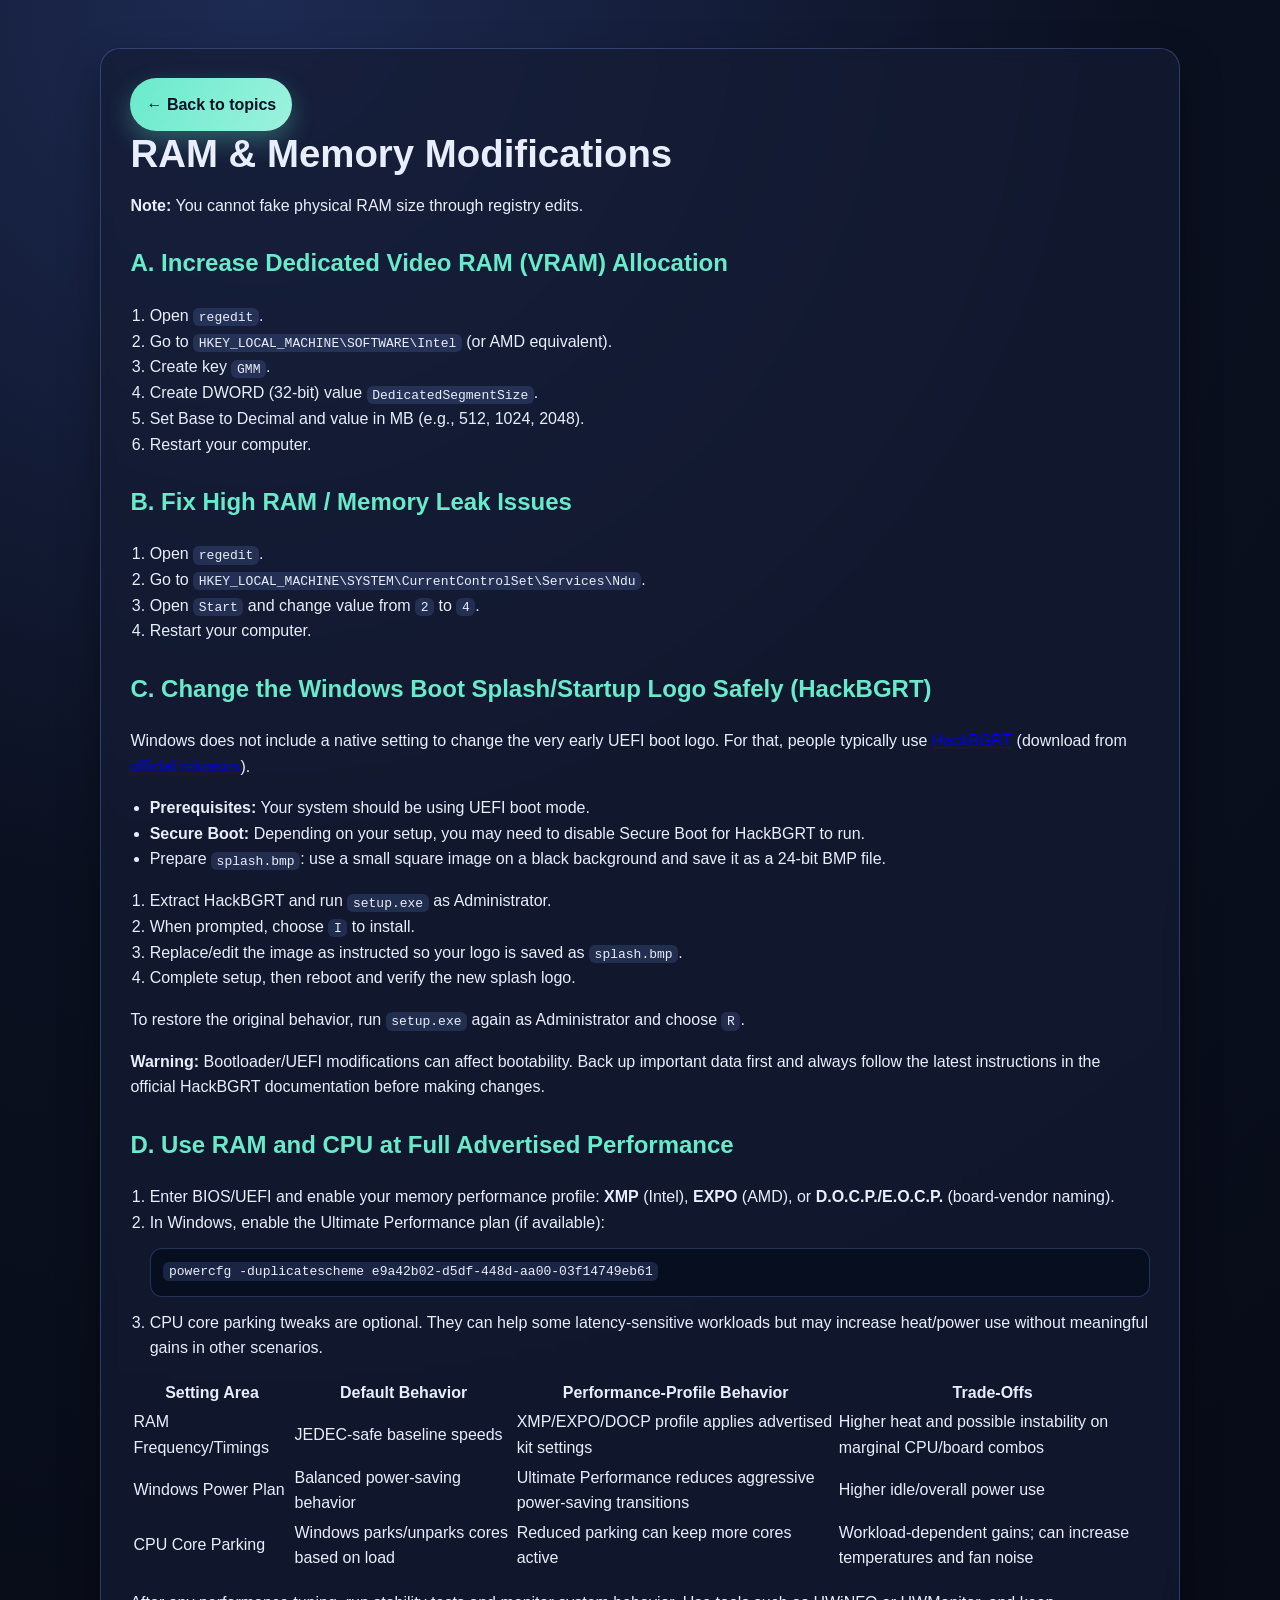
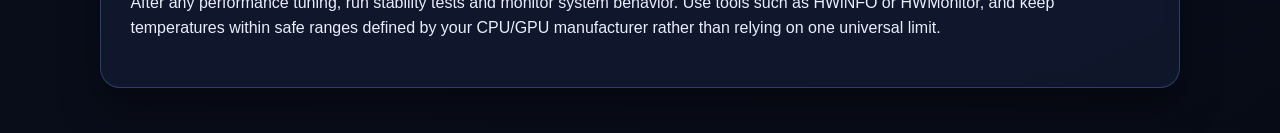
<file: ram-memory/index.html>
<!doctype html>
<html lang="en">
<head>
  <meta charset="UTF-8" />
  <meta name="viewport" content="width=device-width, initial-scale=1.0" />
  <title>RAM & Memory Modifications</title>
  <link rel="stylesheet" href="../styles.css" />
</head>
<body>
  <main>
    <section class="content">
      <a class="back" href="../">← Back to topics</a>
      <h1>RAM & Memory Modifications</h1>
      <p><strong>Note:</strong> You cannot fake physical RAM size through registry edits.</p>

      <h2>A. Increase Dedicated Video RAM (VRAM) Allocation</h2>
      <ol>
        <li>Open <code>regedit</code>.</li>
        <li>Go to <code>HKEY_LOCAL_MACHINE\SOFTWARE\Intel</code> (or AMD equivalent).</li>
        <li>Create key <code>GMM</code>.</li>
        <li>Create DWORD (32-bit) value <code>DedicatedSegmentSize</code>.</li>
        <li>Set Base to Decimal and value in MB (e.g., 512, 1024, 2048).</li>
        <li>Restart your computer.</li>
      </ol>

      <h2>B. Fix High RAM / Memory Leak Issues</h2>
      <ol>
        <li>Open <code>regedit</code>.</li>
        <li>Go to <code>HKEY_LOCAL_MACHINE\SYSTEM\CurrentControlSet\Services\Ndu</code>.</li>
        <li>Open <code>Start</code> and change value from <code>2</code> to <code>4</code>.</li>
        <li>Restart your computer.</li>
      </ol>

      <h2>C. Change the Windows Boot Splash/Startup Logo Safely (HackBGRT)</h2>
      <p>
        Windows does not include a native setting to change the very early UEFI boot logo. For that, people typically use
        <a href="https://github.com/Metabolix/HackBGRT" target="_blank" rel="noopener noreferrer">HackBGRT</a>
        (download from
        <a href="https://github.com/Metabolix/HackBGRT/releases" target="_blank" rel="noopener noreferrer">official releases</a>).
      </p>
      <ul>
        <li><strong>Prerequisites:</strong> Your system should be using UEFI boot mode.</li>
        <li><strong>Secure Boot:</strong> Depending on your setup, you may need to disable Secure Boot for HackBGRT to run.</li>
        <li>
          Prepare <code>splash.bmp</code>: use a small square image on a black background and save it as a 24-bit BMP file.
        </li>
      </ul>
      <ol>
        <li>Extract HackBGRT and run <code>setup.exe</code> as Administrator.</li>
        <li>When prompted, choose <code>I</code> to install.</li>
        <li>Replace/edit the image as instructed so your logo is saved as <code>splash.bmp</code>.</li>
        <li>Complete setup, then reboot and verify the new splash logo.</li>
      </ol>
      <p>
        To restore the original behavior, run <code>setup.exe</code> again as Administrator and choose <code>R</code>.
      </p>
      <p>
        <strong>Warning:</strong> Bootloader/UEFI modifications can affect bootability. Back up important data first and always
        follow the latest instructions in the official HackBGRT documentation before making changes.
      </p>

      <h2>D. Use RAM and CPU at Full Advertised Performance</h2>
      <ol>
        <li>
          Enter BIOS/UEFI and enable your memory performance profile:
          <strong>XMP</strong> (Intel), <strong>EXPO</strong> (AMD), or <strong>D.O.C.P./E.O.C.P.</strong> (board-vendor naming).
        </li>
        <li>
          In Windows, enable the Ultimate Performance plan (if available):
          <pre><code>powercfg -duplicatescheme e9a42b02-d5df-448d-aa00-03f14749eb61</code></pre>
        </li>
        <li>
          CPU core parking tweaks are optional. They can help some latency-sensitive workloads but may increase heat/power use
          without meaningful gains in other scenarios.
        </li>
      </ol>

      <table>
        <thead>
          <tr>
            <th>Setting Area</th>
            <th>Default Behavior</th>
            <th>Performance-Profile Behavior</th>
            <th>Trade-Offs</th>
          </tr>
        </thead>
        <tbody>
          <tr>
            <td>RAM Frequency/Timings</td>
            <td>JEDEC-safe baseline speeds</td>
            <td>XMP/EXPO/DOCP profile applies advertised kit settings</td>
            <td>Higher heat and possible instability on marginal CPU/board combos</td>
          </tr>
          <tr>
            <td>Windows Power Plan</td>
            <td>Balanced power-saving behavior</td>
            <td>Ultimate Performance reduces aggressive power-saving transitions</td>
            <td>Higher idle/overall power use</td>
          </tr>
          <tr>
            <td>CPU Core Parking</td>
            <td>Windows parks/unparks cores based on load</td>
            <td>Reduced parking can keep more cores active</td>
            <td>Workload-dependent gains; can increase temperatures and fan noise</td>
          </tr>
        </tbody>
      </table>

      <p>
        After any performance tuning, run stability tests and monitor system behavior. Use tools such as HWiNFO or HWMonitor,
        and keep temperatures within safe ranges defined by your CPU/GPU manufacturer rather than relying on one universal limit.
      </p>
    </section>
  </main>
</body>
</html>
</file>
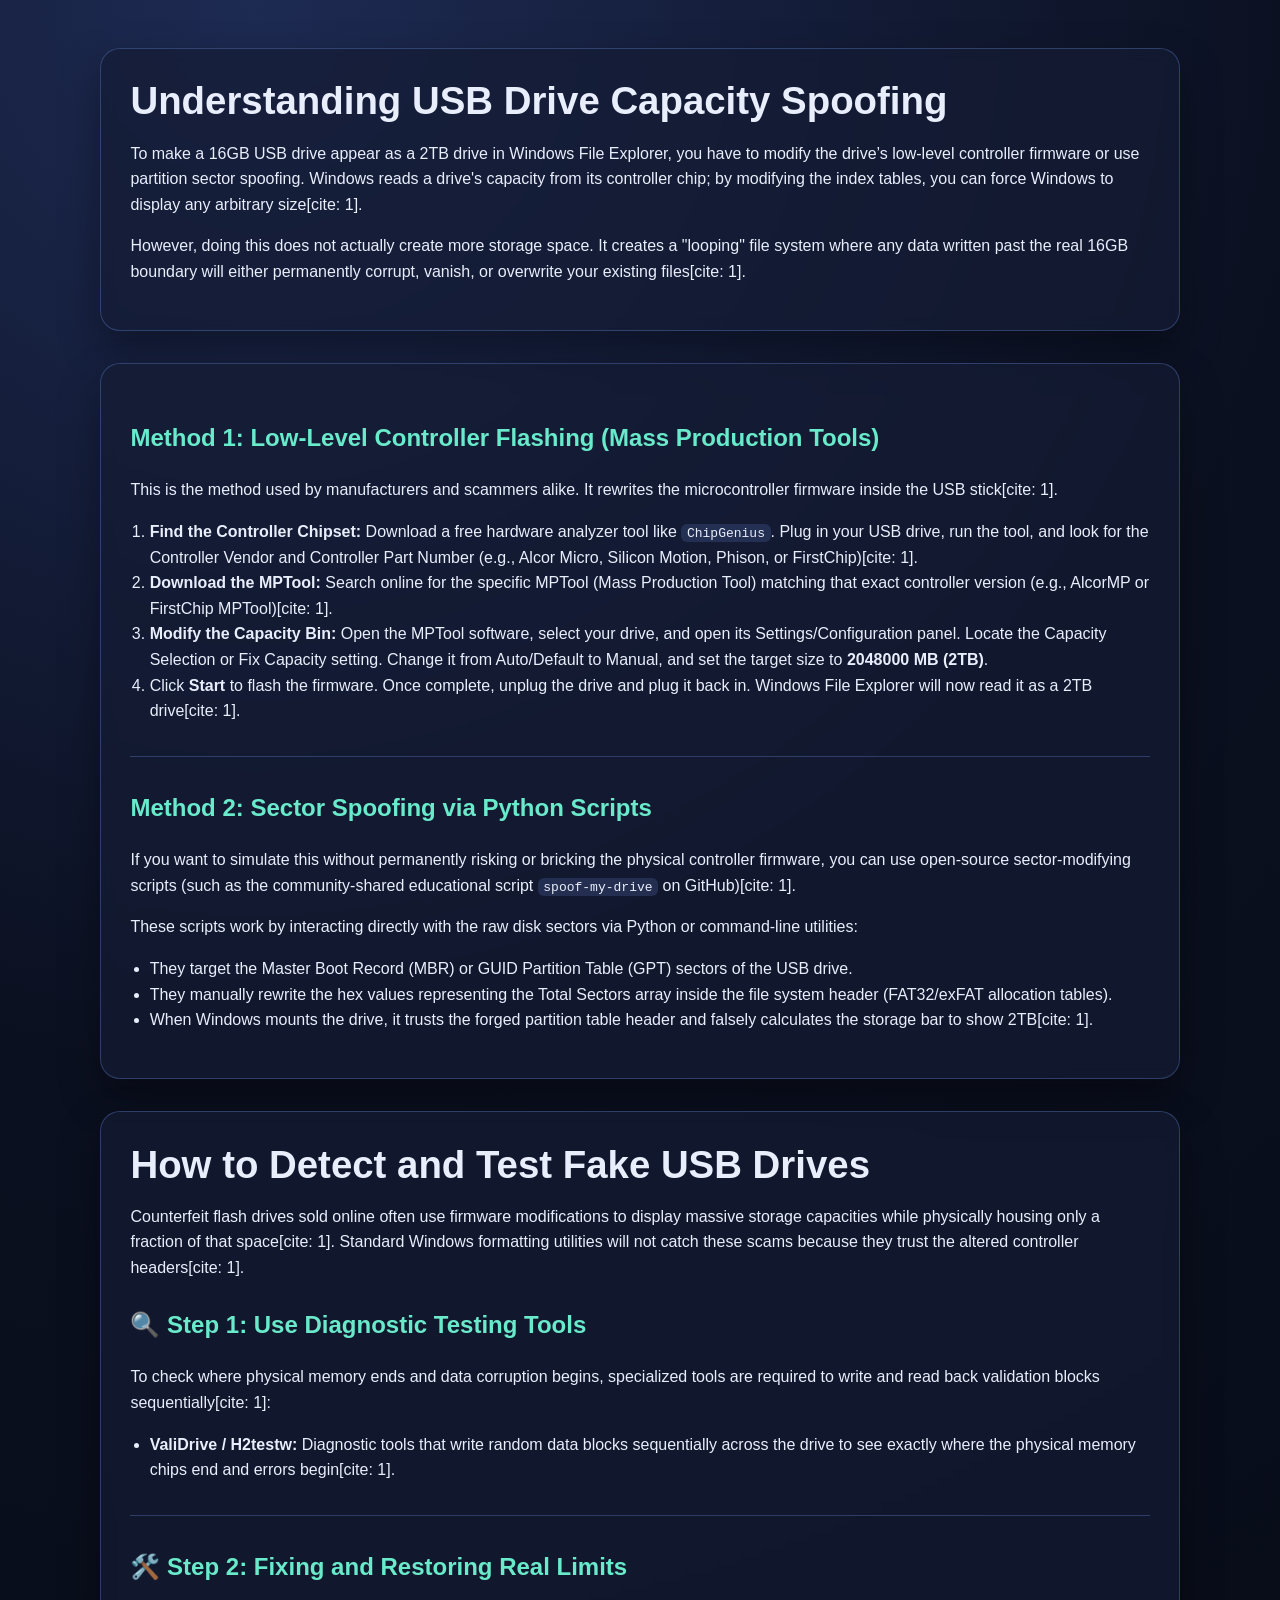
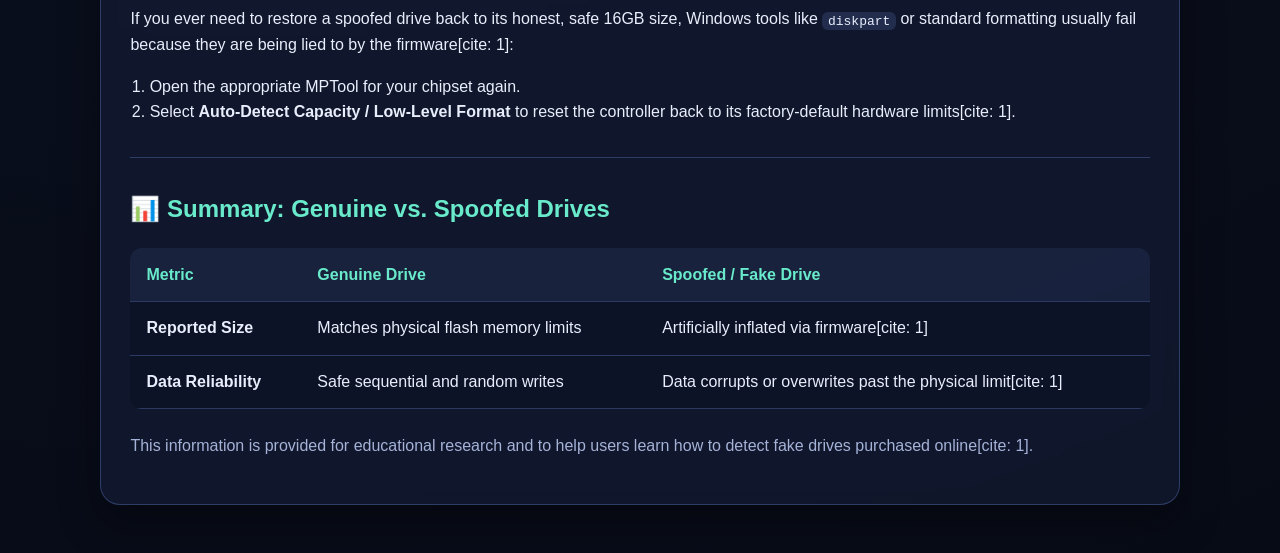
<file: spoof-usb/index.html>
<!DOCTYPE html>
<html lang="en">
<head>
  <meta charset="UTF-8">
  <meta name="viewport" content="width=device-width, initial-scale=1.0">
  <title>USB Drive Capacity Spoofing & Detection Guide</title>
  <style>
    :root {
      --bg: #0b1020;
      --bg-soft: #131c35;
      --card: rgba(20, 28, 52, 0.7);
      --text: #e9eefc;
      --muted: #a5b3d9;
      --accent: #69eacb;
      --accent-2: #7aa2ff;
      --border: rgba(122, 162, 255, 0.28);
    }

    * { box-sizing: border-box; }

    body {
      margin: 0;
      font-family: "Inter", "Segoe UI", Roboto, sans-serif;
      background: radial-gradient(circle at 20% 0%, #1d2a52 0%, var(--bg) 45%, #070b16 100%);
      color: var(--text);
      line-height: 1.6;
    }

    main {
      width: min(1080px, 92vw);
      margin: 3rem auto;
    }

    .hero, .content {
      background: var(--card);
      border: 1px solid var(--border);
      border-radius: 20px;
      padding: clamp(1.5rem, 2.3vw, 2.5rem);
      backdrop-filter: blur(7px);
      box-shadow: 0 18px 40px rgba(0, 0, 0, 0.35);
      margin-bottom: 2rem;
    }

    h1 {
      margin: 0 0 0.8rem;
      line-height: 1.2;
      font-size: clamp(1.8rem, 3vw, 2.6rem);
    }

    h2 {
      margin-top: 1.6rem;
      color: var(--accent);
    }

    h3 {
      color: var(--accent-2);
    }

    p, li { color: var(--text); }
    .small { color: var(--muted); }

    code {
      background: rgba(122, 162, 255, 0.16);
      padding: 0.1rem 0.35rem;
      border-radius: 6px;
    }

    pre {
      background: rgba(6, 12, 28, 0.75);
      border: 1px solid rgba(122, 162, 255, 0.25);
      border-radius: 12px;
      padding: 0.8rem;
      overflow-x: auto;
    }

    table {
      width: 100%;
      border-collapse: collapse;
      margin-top: 1rem;
      background: rgba(11, 16, 32, 0.4);
      border-radius: 12px;
      overflow: hidden;
    }

    th, td {
      padding: 0.85rem 1rem;
      text-align: left;
      border-bottom: 1px solid var(--border);
    }

    th {
      background: rgba(122, 162, 255, 0.1);
      color: var(--accent);
    }

    ul, ol { padding-left: 1.2rem; }
  </style>
</head>
<body>
  <main>
    <!-- Topic 1 -->
    <section class="hero">
      <h1>Understanding USB Drive Capacity Spoofing</h1>
      <p>To make a 16GB USB drive appear as a 2TB drive in Windows File Explorer, you have to modify the drive’s low-level controller firmware or use partition sector spoofing. Windows reads a drive's capacity from its controller chip; by modifying the index tables, you can force Windows to display any arbitrary size[cite: 1].</p>
      <p>However, doing this does not actually create more storage space. It creates a "looping" file system where any data written past the real 16GB boundary will either permanently corrupt, vanish, or overwrite your existing files[cite: 1].</p>
    </section>

    <section class="content">
      <h2>Method 1: Low-Level Controller Flashing (Mass Production Tools)</h2>
      <p>This is the method used by manufacturers and scammers alike. It rewrites the microcontroller firmware inside the USB stick[cite: 1].</p>
      <ol>
        <li><strong>Find the Controller Chipset:</strong> Download a free hardware analyzer tool like <code>ChipGenius</code>. Plug in your USB drive, run the tool, and look for the Controller Vendor and Controller Part Number (e.g., Alcor Micro, Silicon Motion, Phison, or FirstChip)[cite: 1].</li>
        <li><strong>Download the MPTool:</strong> Search online for the specific MPTool (Mass Production Tool) matching that exact controller version (e.g., AlcorMP or FirstChip MPTool)[cite: 1].</li>
        <li><strong>Modify the Capacity Bin:</strong> Open the MPTool software, select your drive, and open its Settings/Configuration panel. Locate the Capacity Selection or Fix Capacity setting. Change it from Auto/Default to Manual, and set the target size to <strong>2048000 MB (2TB)</strong>.</li>
        <li>Click <strong>Start</strong> to flash the firmware. Once complete, unplug the drive and plug it back in. Windows File Explorer will now read it as a 2TB drive[cite: 1].</li>
      </ol>

      <hr style="border: 0; border-top: 1px solid var(--border); margin: 2rem 0;">

      <h2>Method 2: Sector Spoofing via Python Scripts</h2>
      <p>If you want to simulate this without permanently risking or bricking the physical controller firmware, you can use open-source sector-modifying scripts (such as the community-shared educational script <code>spoof-my-drive</code> on GitHub)[cite: 1].</p>
      <p>These scripts work by interacting directly with the raw disk sectors via Python or command-line utilities:</p>
      <ul>
        <li>They target the Master Boot Record (MBR) or GUID Partition Table (GPT) sectors of the USB drive.</li>
        <li>They manually rewrite the hex values representing the Total Sectors array inside the file system header (FAT32/exFAT allocation tables).</li>
        <li>When Windows mounts the drive, it trusts the forged partition table header and falsely calculates the storage bar to show 2TB[cite: 1].</li>
      </ul>
    </section>

    <!-- Topic 2 -->
    <section class="content">
      <h1>How to Detect and Test Fake USB Drives</h1>
      <p>Counterfeit flash drives sold online often use firmware modifications to display massive storage capacities while physically housing only a fraction of that space[cite: 1]. Standard Windows formatting utilities will not catch these scams because they trust the altered controller headers[cite: 1].</p>
      
      <h2>🔍 Step 1: Use Diagnostic Testing Tools</h2>
      <p>To check where physical memory ends and data corruption begins, specialized tools are required to write and read back validation blocks sequentially[cite: 1]:</p>
      <ul>
        <li><strong>ValiDrive / H2testw:</strong> Diagnostic tools that write random data blocks sequentially across the drive to see exactly where the physical memory chips end and errors begin[cite: 1].</li>
      </ul>

      <hr style="border: 0; border-top: 1px solid var(--border); margin: 2rem 0;">

      <h2>🛠️ Step 2: Fixing and Restoring Real Limits</h2>
      <p>If you ever need to restore a spoofed drive back to its honest, safe 16GB size, Windows tools like <code>diskpart</code> or standard formatting usually fail because they are being lied to by the firmware[cite: 1]:</p>
      <ol>
        <li>Open the appropriate MPTool for your chipset again.</li>
        <li>Select <strong>Auto-Detect Capacity / Low-Level Format</strong> to reset the controller back to its factory-default hardware limits[cite: 1].</li>
      </ol>

      <hr style="border: 0; border-top: 1px solid var(--border); margin: 2rem 0;">

      <h2>📊 Summary: Genuine vs. Spoofed Drives</h2>
      <table>
        <thead>
          <tr>
            <th>Metric</th>
            <th>Genuine Drive</th>
            <th>Spoofed / Fake Drive</th>
          </tr>
        </thead>
        <tbody>
          <tr>
            <td><strong>Reported Size</strong></td>
            <td>Matches physical flash memory limits</td>
            <td>Artificially inflated via firmware[cite: 1]</td>
          </tr>
          <tr>
            <td><strong>Data Reliability</strong></td>
            <td>Safe sequential and random writes</td>
            <td>Data corrupts or overwrites past the physical limit[cite: 1]</td>
          </tr>
        </tbody>
      </table>

      <p class="small" style="margin-top: 1.5rem;">This information is provided for educational research and to help users learn how to detect fake drives purchased online[cite: 1].</p>
    </section>
  </main>
</body>
</html>
</file>
<file: styles.css>
:root {
  --bg: #0b1020;
  --bg-soft: #131c35;
  --card: rgba(20, 28, 52, 0.7);
  --text: #e9eefc;
  --muted: #a5b3d9;
  --accent: #69eacb;
  --accent-2: #7aa2ff;
  --border: rgba(122, 162, 255, 0.28);
}

* { box-sizing: border-box; }

body {
  margin: 0;
  font-family: "Inter", "Segoe UI", Roboto, sans-serif;
  background: radial-gradient(circle at 20% 0%, #1d2a52 0%, var(--bg) 45%, #070b16 100%);
  color: var(--text);
  line-height: 1.6;
}

main {
  width: min(1080px, 92vw);
  margin: 3rem auto;
}

.hero, .content {
  background: var(--card);
  border: 1px solid var(--border);
  border-radius: 20px;
  padding: clamp(1.5rem, 2.3vw, 2.5rem);
  backdrop-filter: blur(7px);
  box-shadow: 0 18px 40px rgba(0, 0, 0, 0.35);
}

h1 {
  margin: 0 0 0.8rem;
  line-height: 1.2;
  font-size: clamp(1.8rem, 3vw, 2.6rem);
}

h2 {
  margin-top: 1.6rem;
  color: var(--accent);
}

h3 {
  color: var(--accent-2);
}

p, li { color: var(--text); }
.small { color: var(--muted); }

.button-grid {
  margin-top: 1.6rem;
  display: grid;
  grid-template-columns: repeat(auto-fit, minmax(200px, 1fr));
  gap: 0.9rem;
}

.button-grid a,
.back {
  display: inline-flex;
  align-items: center;
  justify-content: center;
  text-decoration: none;
  color: #071227;
  font-weight: 700;
  background: linear-gradient(120deg, var(--accent), #9cf2de);
  padding: 0.85rem 1rem;
  border-radius: 999px;
  transition: transform .2s ease, box-shadow .2s ease;
  box-shadow: 0 10px 24px rgba(105, 234, 203, 0.3);
}

.button-grid a:hover,
.back:hover {
  transform: translateY(-2px);
  box-shadow: 0 14px 26px rgba(105, 234, 203, 0.42);
}

code {
  background: rgba(122, 162, 255, 0.16);
  padding: 0.1rem 0.35rem;
  border-radius: 6px;
}

pre {
  background: rgba(6, 12, 28, 0.75);
  border: 1px solid rgba(122, 162, 255, 0.25);
  border-radius: 12px;
  padding: 0.8rem;
  overflow-x: auto;
}

ul, ol { padding-left: 1.2rem; }
</file>
